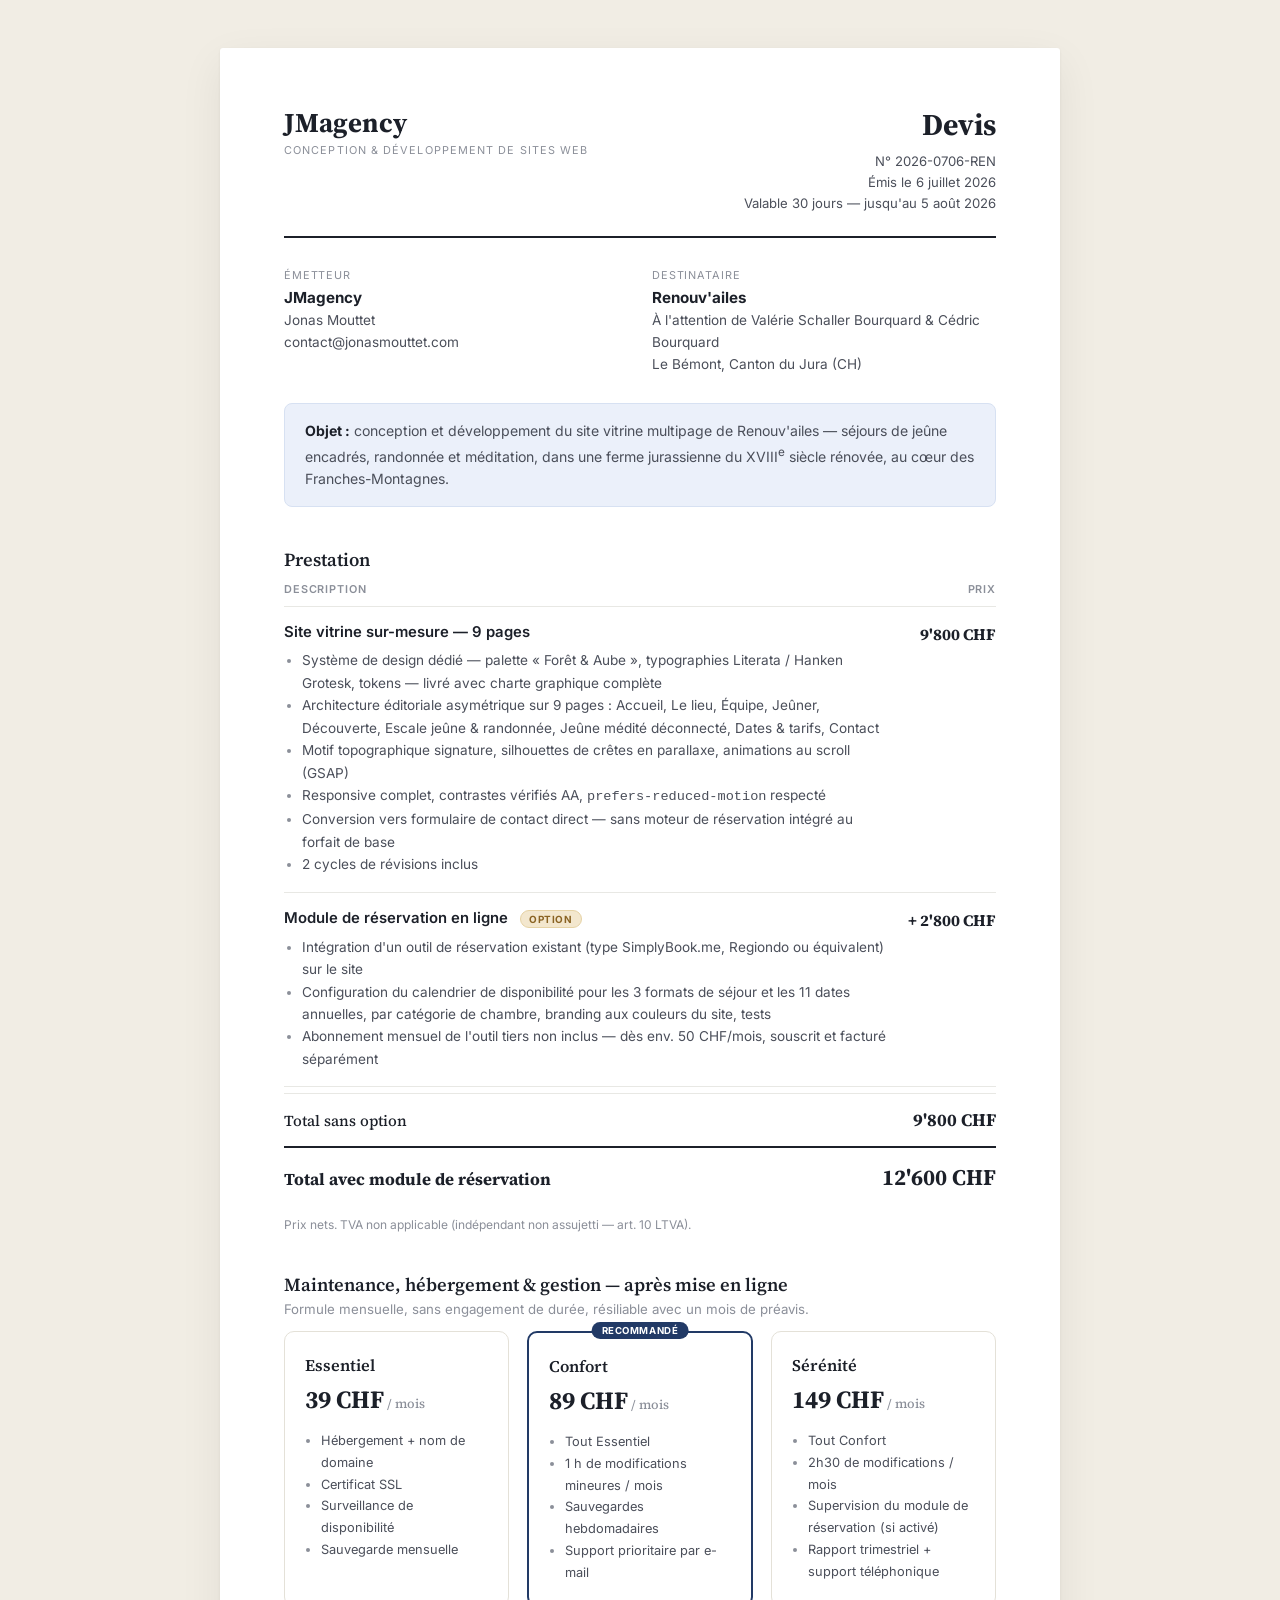
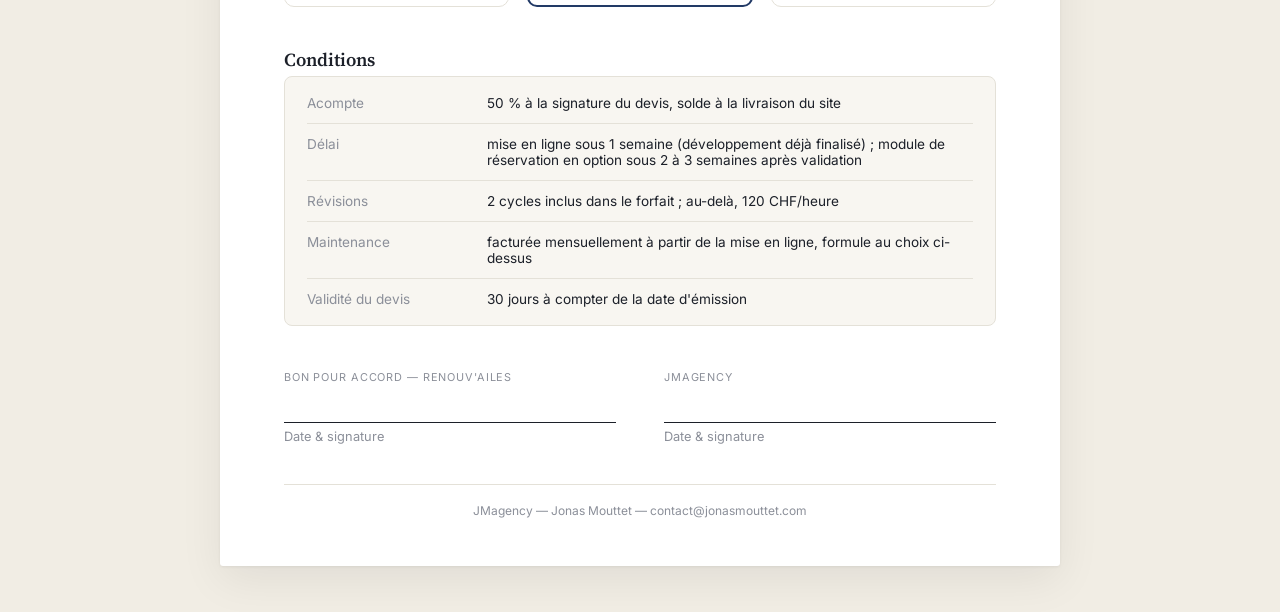
<file: devis-site-web.html>
<!DOCTYPE html>
<html lang="fr">
<head>
<meta charset="UTF-8">
<meta name="viewport" content="width=device-width, initial-scale=1.0">
<title>Devis — Renouv'ailes</title>
<style>
  @import url('https://fonts.googleapis.com/css2?family=Source+Serif+4:opsz,wght@8..60,400;8..60,500;8..60,600;8..60,700&family=Inter:wght@400;500;600;700&display=swap');

  :root{
    --bg-page:#F1EDE4; --bg-card:#FFFFFF;
    --ink:#1C2029; --ink-soft:#4B4F5A; --muted:#8B8F99;
    --line:#E4E1D8; --line-table:#E8E8E4;
    --blue-bg:#EBF0FA; --blue-text:#3C5A86; --blue-border:#D7E1F2;
    --navy:#223A66;
    --option-bg:#F3E7CE; --option-border:#E6D2A4; --option-text:#8A6323;
    --font-serif:'Source Serif 4', Georgia, serif;
    --font-sans:'Inter', -apple-system, sans-serif;
  }
  *{box-sizing:border-box;}
  body{ font-family:var(--font-sans); color:var(--ink); background:var(--bg-page); margin:0; padding:48px 16px; }
  .sheet{ max-width:840px; margin:0 auto; background:var(--bg-card); padding:56px 64px 48px;
    box-shadow:0 1px 3px rgba(0,0,0,.06), 0 14px 44px rgba(0,0,0,.07); border-radius:3px; }

  header.top{ display:flex; justify-content:space-between; align-items:flex-start; }
  .brand-name{ font-family:var(--font-serif); font-size:1.7rem; font-weight:700; }
  .brand-tag{ font-size:.68rem; letter-spacing:.1em; color:var(--muted); margin-top:2px; }
  .doc-meta{ text-align:right; }
  .doc-title{ font-family:var(--font-serif); font-size:1.9rem; font-weight:700; margin-bottom:6px; }
  .doc-sub{ font-size:.82rem; color:var(--ink-soft); line-height:1.6; }

  hr.rule-thick{ border:none; border-top:2px solid var(--ink); margin:22px 0 30px; }

  .parties-grid{ display:grid; grid-template-columns:1fr 1fr; gap:24px; margin-bottom:28px; }
  .label{ font-size:.68rem; letter-spacing:.08em; text-transform:uppercase; color:var(--muted); margin-bottom:6px; }
  .p-name{ font-weight:700; font-size:.95rem; margin-bottom:3px; }
  .p-detail{ font-size:.85rem; color:var(--ink-soft); line-height:1.6; }

  .objet-box{ background:var(--blue-bg); border:1px solid var(--blue-border); border-radius:8px;
    padding:16px 20px; font-size:.88rem; color:var(--ink-soft); line-height:1.6; margin-bottom:36px; }
  .objet-box strong{ color:var(--ink); }

  h2.h-section{ font-family:var(--font-serif); font-size:1.15rem; font-weight:600; margin:0 0 4px; }
  p.section-note{ font-size:.83rem; color:var(--muted); margin:0 0 14px; }

  table.lines{ width:100%; border-collapse:collapse; margin-bottom:4px; }
  table.lines thead th{ text-align:left; font-size:.68rem; letter-spacing:.08em; text-transform:uppercase;
    color:var(--muted); font-weight:600; padding:6px 0 10px; border-bottom:1px solid var(--line-table); }
  table.lines thead th.num{ text-align:right; }
  table.lines td{ padding:16px 0; border-bottom:1px solid var(--line-table); vertical-align:top; font-size:.88rem; }
  table.lines td.num{ text-align:right; font-family:var(--font-serif); font-weight:700; font-size:1rem; white-space:nowrap; padding-left:20px; }
  .item-title{ font-weight:600; font-size:.93rem; margin-bottom:8px; }
  table.lines ul{ margin:0; padding-left:18px; color:var(--ink-soft); font-size:.85rem; line-height:1.65; }
  table.lines ul li::marker{ color:var(--muted); }

  .tag-option{ display:inline-block; font-size:.62rem; letter-spacing:.06em; text-transform:uppercase;
    background:var(--option-bg); color:var(--option-text); border:1px solid var(--option-border);
    padding:2px 8px; border-radius:100px; margin-left:8px; vertical-align:middle; font-weight:700; }

  .totals{ margin-top:6px; }
  .t-row{ display:flex; justify-content:space-between; align-items:baseline; padding:14px 0;
    border-top:1px solid var(--line-table); font-family:var(--font-serif); }
  .t-row span:first-child{ font-size:.95rem; font-weight:500; }
  .t-row span:last-child{ font-size:1.1rem; font-weight:700; }
  .t-row.grand{ border-top:2px solid var(--ink); }
  .t-row.grand span:first-child{ font-size:1.05rem; font-weight:700; }
  .t-row.grand span:last-child{ font-size:1.4rem; }
  p.fine-print{ font-size:.75rem; color:var(--muted); margin:10px 0 0; }

  .plans-grid{ display:grid; grid-template-columns:repeat(3,1fr); gap:18px; margin-top:6px; }
  .plan-card{ position:relative; border:1px solid var(--line); border-radius:10px; padding:22px 20px; background:var(--bg-card); }
  .plan-card.featured{ border:2px solid var(--navy); }
  .plan-card .badge{ position:absolute; top:-11px; left:50%; transform:translateX(-50%);
    background:var(--navy); color:#fff; font-size:.6rem; letter-spacing:.06em; text-transform:uppercase;
    padding:3px 10px; border-radius:100px; font-weight:700; white-space:nowrap; }
  .plan-name{ font-family:var(--font-serif); font-weight:600; font-size:1.02rem; margin-bottom:6px; }
  .plan-price{ font-family:var(--font-serif); font-size:1.55rem; font-weight:700; margin-bottom:14px; }
  .plan-price span{ font-size:.8rem; font-weight:500; color:var(--muted); }
  .plan-card ul{ margin:0; padding-left:16px; font-size:.8rem; color:var(--ink-soft); line-height:1.7; }
  .plan-card ul li::marker{ color:var(--muted); }

  .cond-box{ background:#F8F6F1; border:1px solid var(--line); border-radius:8px; padding:6px 22px; }
  .cond-row{ display:flex; padding:12px 0; border-bottom:1px solid var(--line); font-size:.85rem; }
  .cond-row:last-child{ border-bottom:none; }
  .cond-row .k{ width:180px; flex-shrink:0; color:var(--muted); }
  .cond-row .v{ color:var(--ink); }

  .sign-grid{ display:grid; grid-template-columns:1fr 1fr; gap:48px; margin-top:44px; }
  .sign-label{ font-size:.68rem; letter-spacing:.08em; text-transform:uppercase; color:var(--muted); margin-bottom:38px; }
  .sign-line{ border-top:1px solid var(--ink); }
  .sign-sub{ font-size:.8rem; color:var(--muted); margin-top:6px; }

  footer.pagefoot{ margin-top:40px; padding-top:18px; border-top:1px solid var(--line);
    text-align:center; font-size:.75rem; color:var(--muted); }

  h2.h-section + .plans-grid, h2.h-section + p.section-note{ margin-top:0; }
  h2.h-section{ margin-top:40px; }

  @media print{
    @page{ margin:11mm 12mm; }
    body{ background:#fff; padding:0; font-size:.94em; }
    .sheet{ box-shadow:none; border-radius:0; padding:0; max-width:none; }
    table.lines tr, table.hours tr, .plan-card, .cost-card, .callout, .cond-row,
    .parties-grid, .objet-box, .sign-grid, header.top{ break-inside:avoid; }
    h2.h-section{ break-after:avoid; }
    h2.h-section{ margin-top:26px; }
    .plans-grid{ break-inside:avoid; }
  }
  @media (max-width:680px){
    .sheet{ padding:36px 22px; }
    header.top{ flex-direction:column; gap:18px; }
    .doc-meta{ text-align:left; }
    .parties-grid{ grid-template-columns:1fr; }
    .plans-grid{ grid-template-columns:1fr; }
    .sign-grid{ grid-template-columns:1fr; gap:28px; }
    table.lines td.num{ padding-left:10px; }
  }
</style>
</head>
<body>
<div class="sheet">

  <header class="top">
    <div>
      <div class="brand-name">JMagency</div>
      <div class="brand-tag">CONCEPTION &amp; DÉVELOPPEMENT DE SITES WEB</div>
    </div>
    <div class="doc-meta">
      <div class="doc-title">Devis</div>
      <div class="doc-sub">
        N° 2026-0706-REN<br>
        Émis le 6 juillet 2026<br>
        Valable 30 jours — jusqu'au 5 août 2026
      </div>
    </div>
  </header>

  <hr class="rule-thick">

  <div class="parties-grid">
    <div>
      <div class="label">Émetteur</div>
      <div class="p-name">JMagency</div>
      <div class="p-detail">Jonas Mouttet<br>contact@jonasmouttet.com</div>
    </div>
    <div>
      <div class="label">Destinataire</div>
      <div class="p-name">Renouv'ailes</div>
      <div class="p-detail">À l'attention de Valérie Schaller Bourquard &amp; Cédric Bourquard<br>Le Bémont, Canton du Jura (CH)</div>
    </div>
  </div>

  <div class="objet-box">
    <strong>Objet :</strong> conception et développement du site vitrine multipage de Renouv'ailes — séjours de jeûne
    encadrés, randonnée et méditation, dans une ferme jurassienne du XVIII<sup>e</sup> siècle rénovée, au cœur des
    Franches-Montagnes.
  </div>

  <h2 class="h-section">Prestation</h2>
  <table class="lines">
    <thead><tr><th>Description</th><th class="num">Prix</th></tr></thead>
    <tbody>
      <tr>
        <td>
          <div class="item-title">Site vitrine sur-mesure — 9 pages</div>
          <ul>
            <li>Système de design dédié — palette « Forêt &amp; Aube », typographies Literata / Hanken Grotesk, tokens — livré avec charte graphique complète</li>
            <li>Architecture éditoriale asymétrique sur 9 pages : Accueil, Le lieu, Équipe, Jeûner, Découverte, Escale jeûne &amp; randonnée, Jeûne médité déconnecté, Dates &amp; tarifs, Contact</li>
            <li>Motif topographique signature, silhouettes de crêtes en parallaxe, animations au scroll (GSAP)</li>
            <li>Responsive complet, contrastes vérifiés AA, <code>prefers-reduced-motion</code> respecté</li>
            <li>Conversion vers formulaire de contact direct — sans moteur de réservation intégré au forfait de base</li>
            <li>2 cycles de révisions inclus</li>
          </ul>
        </td>
        <td class="num">9'800 CHF</td>
      </tr>
      <tr>
        <td>
          <div class="item-title">Module de réservation en ligne <span class="tag-option">OPTION</span></div>
          <ul>
            <li>Intégration d'un outil de réservation existant (type SimplyBook.me, Regiondo ou équivalent) sur le site</li>
            <li>Configuration du calendrier de disponibilité pour les 3 formats de séjour et les 11 dates annuelles, par catégorie de chambre, branding aux couleurs du site, tests</li>
            <li>Abonnement mensuel de l'outil tiers non inclus — dès env. 50 CHF/mois, souscrit et facturé séparément</li>
          </ul>
        </td>
        <td class="num">+ 2'800 CHF</td>
      </tr>
    </tbody>
  </table>

  <div class="totals">
    <div class="t-row"><span>Total sans option</span><span>9'800 CHF</span></div>
    <div class="t-row grand"><span>Total avec module de réservation</span><span>12'600 CHF</span></div>
  </div>
  <p class="fine-print">Prix nets. TVA non applicable (indépendant non assujetti — art. 10 LTVA).</p>

  <h2 class="h-section">Maintenance, hébergement &amp; gestion — après mise en ligne</h2>
  <p class="section-note">Formule mensuelle, sans engagement de durée, résiliable avec un mois de préavis.</p>
  <div class="plans-grid">
    <div class="plan-card">
      <div class="plan-name">Essentiel</div>
      <div class="plan-price">39 CHF<span> / mois</span></div>
      <ul>
        <li>Hébergement + nom de domaine</li>
        <li>Certificat SSL</li>
        <li>Surveillance de disponibilité</li>
        <li>Sauvegarde mensuelle</li>
      </ul>
    </div>
    <div class="plan-card featured">
      <div class="badge">Recommandé</div>
      <div class="plan-name">Confort</div>
      <div class="plan-price">89 CHF<span> / mois</span></div>
      <ul>
        <li>Tout Essentiel</li>
        <li>1 h de modifications mineures / mois</li>
        <li>Sauvegardes hebdomadaires</li>
        <li>Support prioritaire par e-mail</li>
      </ul>
    </div>
    <div class="plan-card">
      <div class="plan-name">Sérénité</div>
      <div class="plan-price">149 CHF<span> / mois</span></div>
      <ul>
        <li>Tout Confort</li>
        <li>2h30 de modifications / mois</li>
        <li>Supervision du module de réservation (si activé)</li>
        <li>Rapport trimestriel + support téléphonique</li>
      </ul>
    </div>
  </div>

  <h2 class="h-section">Conditions</h2>
  <div class="cond-box">
    <div class="cond-row"><span class="k">Acompte</span><span class="v">50 % à la signature du devis, solde à la livraison du site</span></div>
    <div class="cond-row"><span class="k">Délai</span><span class="v">mise en ligne sous 1 semaine (développement déjà finalisé) ; module de réservation en option sous 2 à 3 semaines après validation</span></div>
    <div class="cond-row"><span class="k">Révisions</span><span class="v">2 cycles inclus dans le forfait ; au-delà, 120 CHF/heure</span></div>
    <div class="cond-row"><span class="k">Maintenance</span><span class="v">facturée mensuellement à partir de la mise en ligne, formule au choix ci-dessus</span></div>
    <div class="cond-row"><span class="k">Validité du devis</span><span class="v">30 jours à compter de la date d'émission</span></div>
  </div>

  <div class="sign-grid">
    <div>
      <div class="sign-label">Bon pour accord — Renouv'ailes</div>
      <div class="sign-line"></div>
      <div class="sign-sub">Date &amp; signature</div>
    </div>
    <div>
      <div class="sign-label">JMagency</div>
      <div class="sign-line"></div>
      <div class="sign-sub">Date &amp; signature</div>
    </div>
  </div>

  <footer class="pagefoot">JMagency — Jonas Mouttet — contact@jonasmouttet.com</footer>
</div>
</body>
</html>
</file>
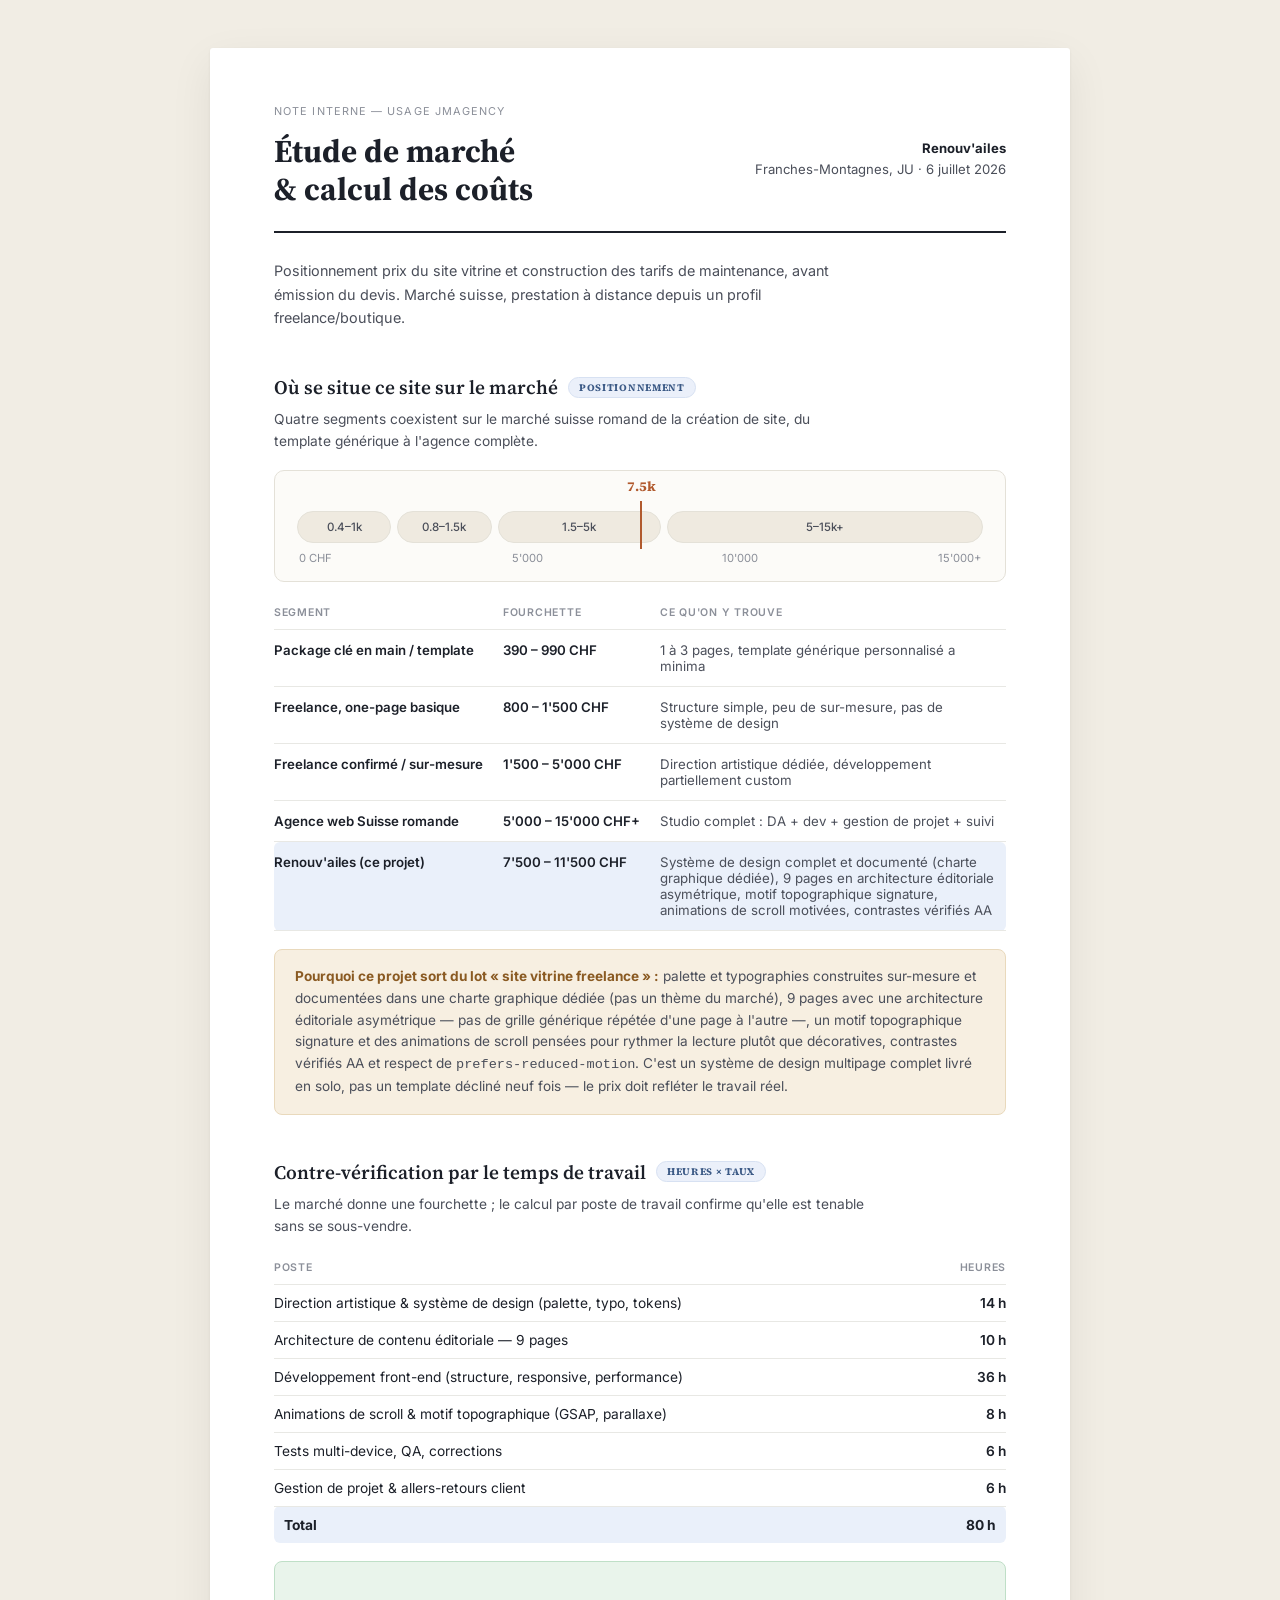
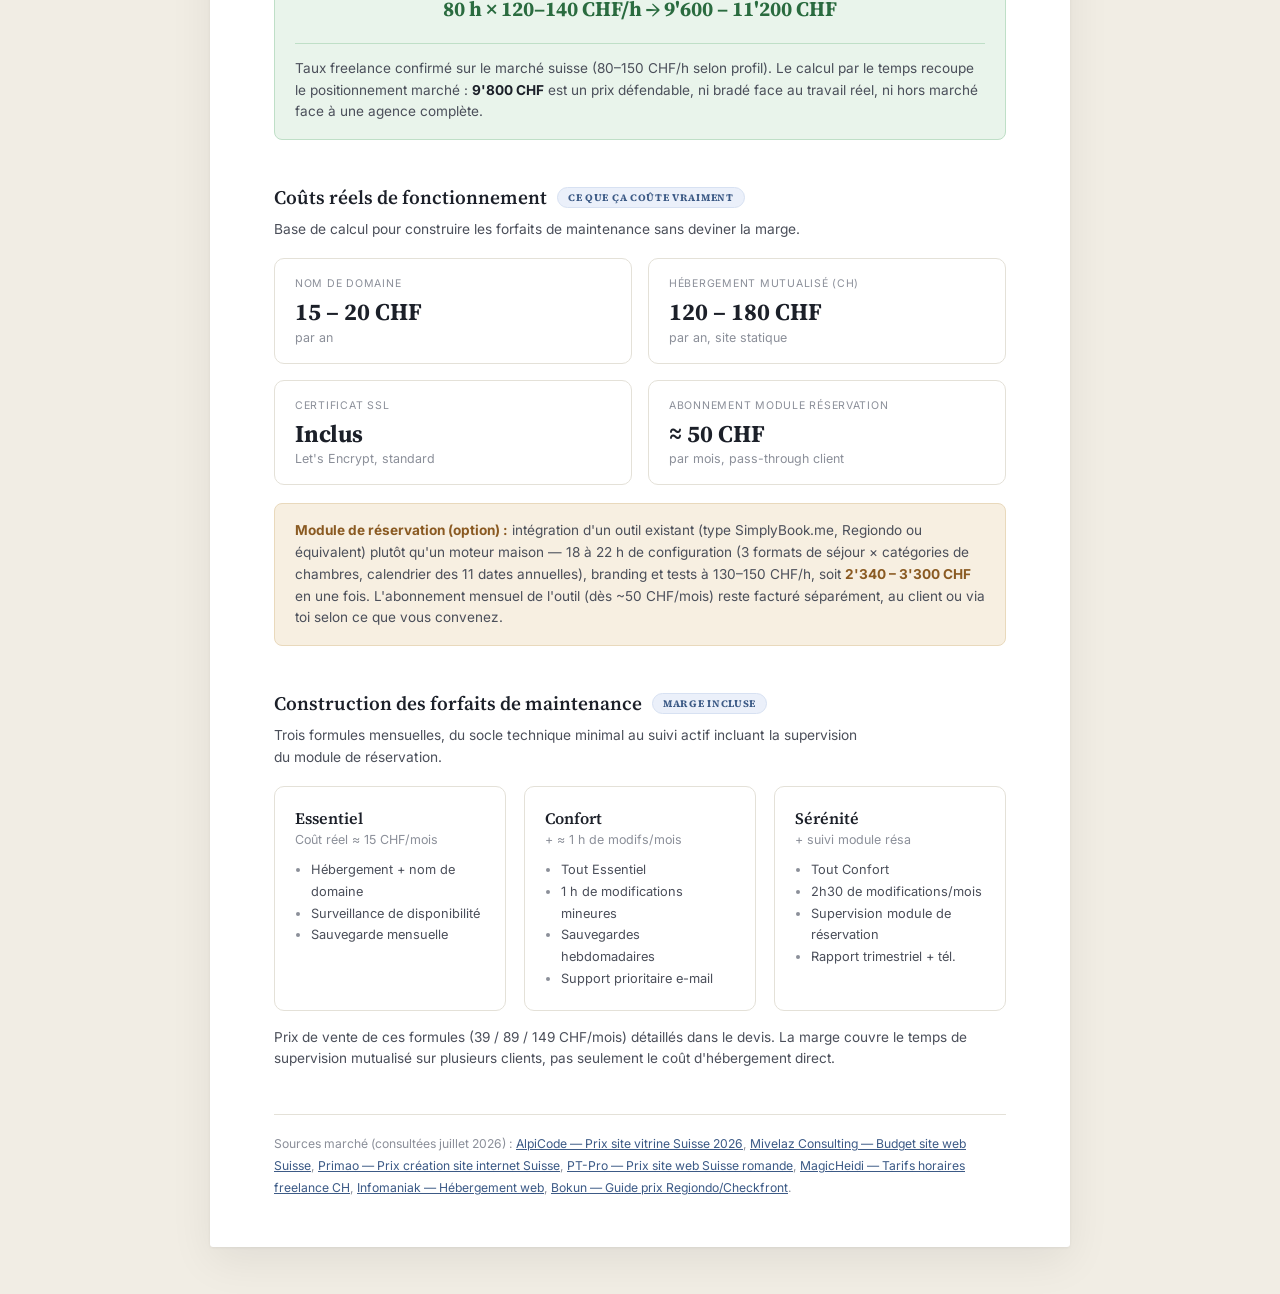
<file: etude-marche-couts.html>
<!DOCTYPE html>
<html lang="fr">
<head>
<meta charset="UTF-8">
<meta name="viewport" content="width=device-width, initial-scale=1.0">
<title>Étude de marché & calcul des coûts — Renouv'ailes</title>
<style>
  @import url('https://fonts.googleapis.com/css2?family=Source+Serif+4:opsz,wght@8..60,400;8..60,500;8..60,600;8..60,700&family=Inter:wght@400;500;600;700&display=swap');

  :root{
    --bg-page:#F1EDE4; --bg-card:#FFFFFF;
    --ink:#1C2029; --ink-soft:#4B4F5A; --muted:#8B8F99;
    --line:#E4E1D8; --line-table:#E8E8E4;
    --blue-bg:#EBF0FA; --blue-text:#3C5A86; --blue-border:#D7E1F2; --blue-row:#EAF0FA;
    --tan-bg:#F7EFE1; --tan-border:#E9D9BC; --tan-text:#8A5A22;
    --green-bg:#E9F4EB; --green-border:#BFDFC7; --green-text:#2A6B3F;
    --rust:#B15A2E;
    --font-serif:'Source Serif 4', Georgia, serif;
    --font-sans:'Inter', -apple-system, sans-serif;
  }
  *{box-sizing:border-box;}
  body{ font-family:var(--font-sans); color:var(--ink); background:var(--bg-page); margin:0; padding:48px 16px; }
  .sheet{ max-width:860px; margin:0 auto; background:var(--bg-card); padding:56px 64px 48px;
    box-shadow:0 1px 3px rgba(0,0,0,.06), 0 14px 44px rgba(0,0,0,.07); border-radius:3px; }

  .kicker{ font-size:.68rem; letter-spacing:.1em; text-transform:uppercase; color:var(--muted); margin-bottom:14px; }

  header.top{ display:flex; justify-content:space-between; align-items:flex-start; gap:24px; }
  h1.doc-title{ font-family:var(--font-serif); font-size:2rem; font-weight:700; line-height:1.2; margin:0; }
  .doc-meta{ text-align:right; font-size:.82rem; color:var(--ink-soft); line-height:1.6; white-space:nowrap; padding-top:6px; }
  .doc-meta strong{ color:var(--ink); }

  hr.rule-thick{ border:none; border-top:2px solid var(--ink); margin:22px 0 26px; }

  p.intro{ font-size:.9rem; color:var(--ink-soft); line-height:1.65; max-width:64ch; margin:0 0 8px; }

  h2.h-section{ font-family:var(--font-serif); font-size:1.2rem; font-weight:600; display:flex; align-items:center;
    gap:10px; margin:44px 0 8px; }
  .pill{ font-size:.62rem; letter-spacing:.07em; text-transform:uppercase; font-weight:700;
    background:var(--blue-bg); color:var(--blue-text); border:1px solid var(--blue-border);
    padding:3px 10px; border-radius:100px; }
  p.section-note{ font-size:.86rem; color:var(--ink-soft); line-height:1.6; margin:0 0 18px; max-width:66ch; }

  /* bar chart */
  .barchart{ border:1px solid var(--line); border-radius:10px; padding:40px 22px 16px; background:#FCFBF8; }
  .bar-track{ position:relative; display:flex; gap:6px; margin-bottom:8px; }
  .bar-seg{ flex:1 1 0; background:#EFEAE0; border:1px solid var(--line); border-radius:100px;
    text-align:center; font-size:.72rem; color:var(--ink-soft); padding:8px 4px; font-weight:500; }
  .bar-seg.narrow{ flex:.55 1 0; }
  .bar-marker{ position:absolute; top:-10px; bottom:-6px; width:2px; background:var(--rust); }
  .bar-marker .lbl{ position:absolute; top:-24px; left:50%; transform:translateX(-50%);
    font-family:var(--font-serif); font-weight:700; color:var(--rust); font-size:.85rem; white-space:nowrap; }
  .bar-axis{ display:flex; justify-content:space-between; font-size:.7rem; color:var(--muted); padding:0 2px; }

  table.market{ width:100%; border-collapse:collapse; margin-top:18px; }
  table.market th{ text-align:left; font-size:.66rem; letter-spacing:.07em; text-transform:uppercase;
    color:var(--muted); font-weight:600; padding:6px 10px 10px; border-bottom:1px solid var(--line-table); }
  table.market td{ padding:12px 10px; border-bottom:1px solid var(--line-table); font-size:.83rem;
    color:var(--ink-soft); vertical-align:top; }
  table.market td:first-child, table.market th:first-child{ padding-left:0; }
  table.market td.seg{ color:var(--ink); font-weight:600; white-space:nowrap; }
  table.market td.range{ white-space:nowrap; font-weight:600; color:var(--ink); }
  table.market tr.highlight td{ background:var(--blue-row); }
  table.market tr.highlight td:first-child{ border-radius:6px 0 0 6px; }
  table.market tr.highlight td:last-child{ border-radius:0 6px 6px 0; }

  .callout{ border-radius:8px; padding:16px 20px; font-size:.85rem; line-height:1.6; margin-top:18px; }
  .callout.tan{ background:var(--tan-bg); border:1px solid var(--tan-border); color:var(--ink-soft); }
  .callout.tan strong{ color:var(--tan-text); }
  .callout.green{ background:var(--green-bg); border:1px solid var(--green-border); color:var(--ink-soft); }

  table.hours{ width:100%; border-collapse:collapse; margin-top:6px; }
  table.hours th{ text-align:left; font-size:.66rem; letter-spacing:.07em; text-transform:uppercase;
    color:var(--muted); font-weight:600; padding:6px 0 10px; border-bottom:1px solid var(--line-table); }
  table.hours th.num{ text-align:right; }
  table.hours td{ padding:10px 0; border-bottom:1px solid var(--line-table); font-size:.86rem; }
  table.hours td.num{ text-align:right; font-weight:600; white-space:nowrap; }
  table.hours tr.total td{ font-weight:700; background:var(--blue-row); border-bottom:none; }
  table.hours tr.total td:first-child{ padding-left:10px; border-radius:6px 0 0 6px; }
  table.hours tr.total td:last-child{ padding-right:10px; border-radius:0 6px 6px 0; }

  .formula{ text-align:center; font-family:var(--font-serif); font-weight:700; font-size:1.3rem;
    color:var(--green-text); padding:14px 0 18px; }
  .callout.green hr{ border:none; border-top:1px solid var(--green-border); margin:0 0 14px; }
  .callout.green p{ margin:0; }
  .callout.green p strong{ color:var(--ink); }

  .cost-grid{ display:grid; grid-template-columns:1fr 1fr; gap:16px; margin-top:6px; }
  .cost-card{ border:1px solid var(--line); border-radius:10px; padding:18px 20px; }
  .cost-card .lbl{ font-size:.66rem; letter-spacing:.07em; text-transform:uppercase; color:var(--muted); margin-bottom:8px; }
  .cost-card .val{ font-family:var(--font-serif); font-size:1.5rem; font-weight:700; line-height:1.15; }
  .cost-card .sub{ font-size:.78rem; color:var(--muted); margin-top:4px; }

  .plans-grid{ display:grid; grid-template-columns:repeat(3,1fr); gap:18px; margin-top:6px; }
  .plan-card{ border:1px solid var(--line); border-radius:10px; padding:20px 20px; }
  .plan-name{ font-family:var(--font-serif); font-weight:600; font-size:1rem; margin-bottom:3px; }
  .plan-sub{ font-size:.78rem; color:var(--muted); margin-bottom:12px; }
  .plan-card ul{ margin:0; padding-left:16px; font-size:.8rem; color:var(--ink-soft); line-height:1.7; }
  .plan-card ul li::marker{ color:var(--muted); }

  p.note{ font-size:.85rem; color:var(--ink-soft); line-height:1.6; margin-top:16px; }

  footer.sources{ margin-top:44px; padding-top:18px; border-top:1px solid var(--line);
    font-size:.76rem; color:var(--muted); line-height:1.8; }
  footer.sources a{ color:var(--blue-text); }

  @media print{
    @page{ margin:11mm 12mm; }
    body{ background:#fff; padding:0; font-size:.94em; }
    .sheet{ box-shadow:none; border-radius:0; padding:0; max-width:none; }
    table.market tr, table.hours tr, .plan-card, .cost-card, .callout, .barchart,
    header.top{ break-inside:avoid; }
    h2.h-section{ break-after:avoid; margin-top:26px; }
    .plans-grid, .cost-grid{ break-inside:avoid; }
  }
  @media (max-width:680px){
    .sheet{ padding:36px 22px; }
    header.top{ flex-direction:column; }
    .doc-meta{ text-align:left; }
    .cost-grid{ grid-template-columns:1fr; }
    .plans-grid{ grid-template-columns:1fr; }
    .bar-track{ flex-direction:column; }
    .bar-marker{ display:none; }
  }
</style>
</head>
<body>
<div class="sheet">

  <div class="kicker">Note interne — usage JMagency</div>
  <header class="top">
    <h1 class="doc-title">Étude de marché<br>&amp; calcul des coûts</h1>
    <div class="doc-meta">
      <strong>Renouv'ailes</strong><br>
      Franches-Montagnes, JU · 6 juillet 2026
    </div>
  </header>
  <hr class="rule-thick">

  <p class="intro">Positionnement prix du site vitrine et construction des tarifs de maintenance, avant émission
  du devis. Marché suisse, prestation à distance depuis un profil freelance/boutique.</p>

  <h2 class="h-section">Où se situe ce site sur le marché <span class="pill">Positionnement</span></h2>
  <p class="section-note">Quatre segments coexistent sur le marché suisse romand de la création de site, du template
  générique à l'agence complète.</p>

  <div class="barchart">
    <div class="bar-track">
      <div class="bar-seg narrow">0.4–1k</div>
      <div class="bar-seg narrow">0.8–1.5k</div>
      <div class="bar-seg">1.5–5k</div>
      <div class="bar-seg" style="flex:2;">5–15k+</div>
      <div class="bar-marker" style="left:50%;"><span class="lbl">7.5k</span></div>
    </div>
    <div class="bar-axis"><span>0 CHF</span><span>5'000</span><span>10'000</span><span>15'000+</span></div>
  </div>

  <table class="market">
    <thead><tr><th>Segment</th><th>Fourchette</th><th>Ce qu'on y trouve</th></tr></thead>
    <tbody>
      <tr>
        <td class="seg">Package clé en main / template</td>
        <td class="range">390 – 990 CHF</td>
        <td>1 à 3 pages, template générique personnalisé a minima</td>
      </tr>
      <tr>
        <td class="seg">Freelance, one-page basique</td>
        <td class="range">800 – 1'500 CHF</td>
        <td>Structure simple, peu de sur-mesure, pas de système de design</td>
      </tr>
      <tr>
        <td class="seg">Freelance confirmé / sur-mesure</td>
        <td class="range">1'500 – 5'000 CHF</td>
        <td>Direction artistique dédiée, développement partiellement custom</td>
      </tr>
      <tr>
        <td class="seg">Agence web Suisse romande</td>
        <td class="range">5'000 – 15'000 CHF+</td>
        <td>Studio complet : DA + dev + gestion de projet + suivi</td>
      </tr>
      <tr class="highlight">
        <td class="seg">Renouv'ailes (ce projet)</td>
        <td class="range">7'500 – 11'500 CHF</td>
        <td>Système de design complet et documenté (charte graphique dédiée), 9 pages en architecture
        éditoriale asymétrique, motif topographique signature, animations de scroll motivées, contrastes
        vérifiés AA</td>
      </tr>
    </tbody>
  </table>

  <div class="callout tan">
    <strong>Pourquoi ce projet sort du lot « site vitrine freelance » :</strong> palette et typographies construites
    sur-mesure et documentées dans une charte graphique dédiée (pas un thème du marché), 9 pages avec une
    architecture éditoriale asymétrique — pas de grille générique répétée d'une page à l'autre —, un motif
    topographique signature et des animations de scroll pensées pour rythmer la lecture plutôt que décoratives,
    contrastes vérifiés AA et respect de <code>prefers-reduced-motion</code>. C'est un système de design multipage
    complet livré en solo, pas un template décliné neuf fois — le prix doit refléter le travail réel.
  </div>

  <h2 class="h-section">Contre-vérification par le temps de travail <span class="pill">Heures × taux</span></h2>
  <p class="section-note">Le marché donne une fourchette ; le calcul par poste de travail confirme qu'elle est
  tenable sans se sous-vendre.</p>

  <table class="hours">
    <thead><tr><th>Poste</th><th class="num">Heures</th></tr></thead>
    <tbody>
      <tr><td>Direction artistique &amp; système de design (palette, typo, tokens)</td><td class="num">14 h</td></tr>
      <tr><td>Architecture de contenu éditoriale — 9 pages</td><td class="num">10 h</td></tr>
      <tr><td>Développement front-end (structure, responsive, performance)</td><td class="num">36 h</td></tr>
      <tr><td>Animations de scroll &amp; motif topographique (GSAP, parallaxe)</td><td class="num">8 h</td></tr>
      <tr><td>Tests multi-device, QA, corrections</td><td class="num">6 h</td></tr>
      <tr><td>Gestion de projet &amp; allers-retours client</td><td class="num">6 h</td></tr>
      <tr class="total"><td>Total</td><td class="num">80 h</td></tr>
    </tbody>
  </table>

  <div class="callout green">
    <div class="formula">80 h × 120–140 CHF/h → 9'600 – 11'200 CHF</div>
    <hr>
    <p>Taux freelance confirmé sur le marché suisse (80–150 CHF/h selon profil). Le calcul par le temps recoupe
    le positionnement marché : <strong>9'800 CHF</strong> est un prix défendable, ni bradé face au travail réel,
    ni hors marché face à une agence complète.</p>
  </div>

  <h2 class="h-section">Coûts réels de fonctionnement <span class="pill">Ce que ça coûte vraiment</span></h2>
  <p class="section-note">Base de calcul pour construire les forfaits de maintenance sans deviner la marge.</p>

  <div class="cost-grid">
    <div class="cost-card">
      <div class="lbl">Nom de domaine</div>
      <div class="val">15 – 20 CHF</div>
      <div class="sub">par an</div>
    </div>
    <div class="cost-card">
      <div class="lbl">Hébergement mutualisé (CH)</div>
      <div class="val">120 – 180 CHF</div>
      <div class="sub">par an, site statique</div>
    </div>
    <div class="cost-card">
      <div class="lbl">Certificat SSL</div>
      <div class="val">Inclus</div>
      <div class="sub">Let's Encrypt, standard</div>
    </div>
    <div class="cost-card">
      <div class="lbl">Abonnement module réservation</div>
      <div class="val">≈ 50 CHF</div>
      <div class="sub">par mois, pass-through client</div>
    </div>
  </div>

  <div class="callout tan">
    <strong>Module de réservation (option) :</strong> intégration d'un outil existant (type SimplyBook.me, Regiondo
    ou équivalent) plutôt qu'un moteur maison — 18 à 22 h de configuration (3 formats de séjour × catégories de
    chambres, calendrier des 11 dates annuelles), branding et tests à 130–150 CHF/h, soit <strong>2'340 – 3'300
    CHF</strong> en une fois. L'abonnement mensuel de l'outil (dès ~50 CHF/mois) reste facturé séparément, au
    client ou via toi selon ce que vous convenez.
  </div>

  <h2 class="h-section">Construction des forfaits de maintenance <span class="pill">Marge incluse</span></h2>
  <p class="section-note">Trois formules mensuelles, du socle technique minimal au suivi actif incluant la
  supervision du module de réservation.</p>

  <div class="plans-grid">
    <div class="plan-card">
      <div class="plan-name">Essentiel</div>
      <div class="plan-sub">Coût réel ≈ 15 CHF/mois</div>
      <ul>
        <li>Hébergement + nom de domaine</li>
        <li>Surveillance de disponibilité</li>
        <li>Sauvegarde mensuelle</li>
      </ul>
    </div>
    <div class="plan-card">
      <div class="plan-name">Confort</div>
      <div class="plan-sub">+ ≈ 1 h de modifs/mois</div>
      <ul>
        <li>Tout Essentiel</li>
        <li>1 h de modifications mineures</li>
        <li>Sauvegardes hebdomadaires</li>
        <li>Support prioritaire e-mail</li>
      </ul>
    </div>
    <div class="plan-card">
      <div class="plan-name">Sérénité</div>
      <div class="plan-sub">+ suivi module résa</div>
      <ul>
        <li>Tout Confort</li>
        <li>2h30 de modifications/mois</li>
        <li>Supervision module de réservation</li>
        <li>Rapport trimestriel + tél.</li>
      </ul>
    </div>
  </div>

  <p class="note">Prix de vente de ces formules (39 / 89 / 149 CHF/mois) détaillés dans le devis. La marge couvre
  le temps de supervision mutualisé sur plusieurs clients, pas seulement le coût d'hébergement direct.</p>

  <footer class="sources">
    Sources marché (consultées juillet 2026) :
    <a href="https://www.alpicode.ch/blog/prix-site-vitrine-suisse-2026">AlpiCode — Prix site vitrine Suisse 2026</a>,
    <a href="https://mivelaz-consulting.ch/blog/budget-site-web-suisse-prix-2026">Mivelaz Consulting — Budget site web Suisse</a>,
    <a href="https://primao.ch/blog/primao-ch-prix-site-internet-entreprise-suisse/">Primao — Prix création site internet Suisse</a>,
    <a href="https://www.pt-pro.ch/post/prix-site-web-suisse">PT-Pro — Prix site web Suisse romande</a>,
    <a href="https://magicheidi.ch/fr/hourly-rates">MagicHeidi — Tarifs horaires freelance CH</a>,
    <a href="https://www.infomaniak.com/en/hosting/prices-and-characteristics">Infomaniak — Hébergement web</a>,
    <a href="https://www.bokun.io/regiondo-pricing">Bokun — Guide prix Regiondo/Checkfront</a>.
  </footer>
</div>
</body>
</html>
</file>
